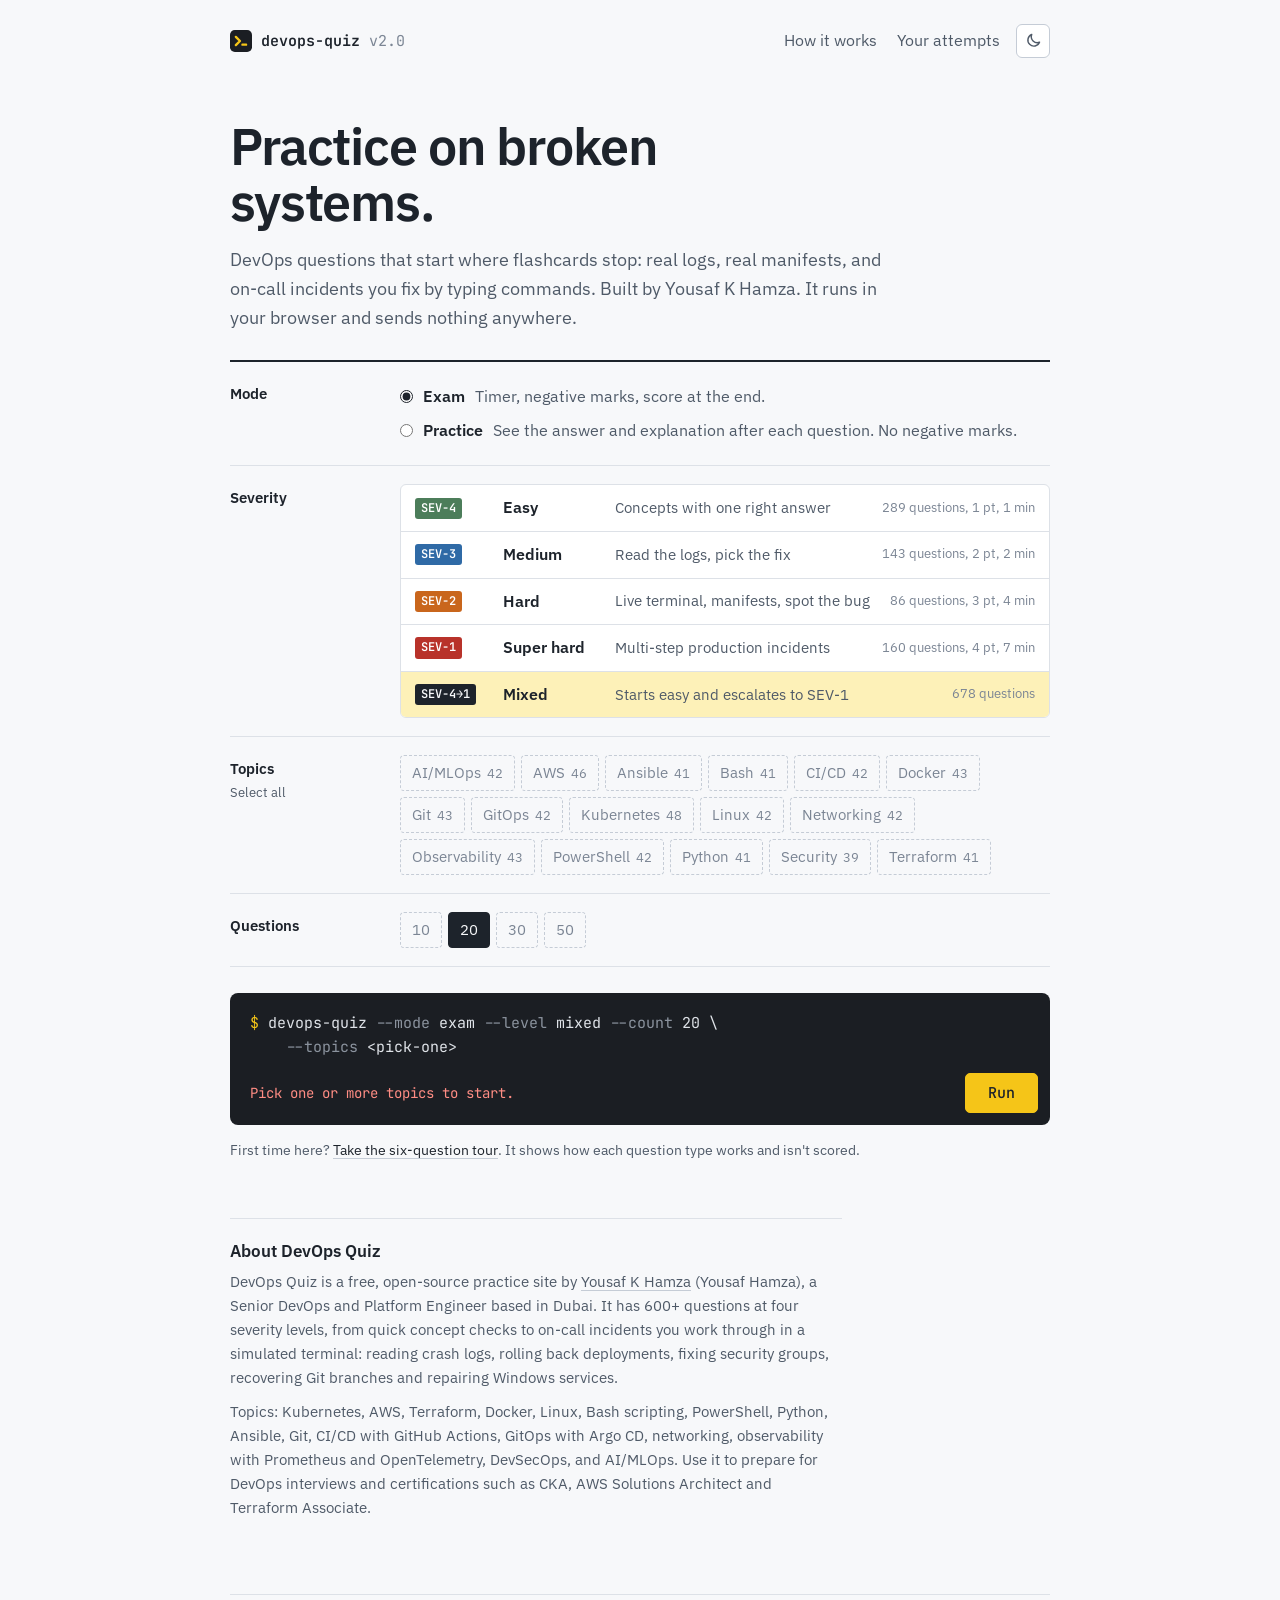
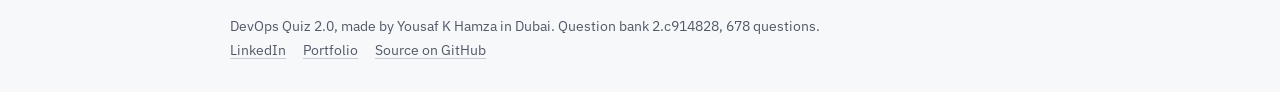
<file: index.html>
<!DOCTYPE html>
<html lang="en">
<head>
<meta charset="UTF-8">
<meta name="viewport" content="width=device-width, initial-scale=1.0">
<title>DevOps Quiz by Yousaf K Hamza | Kubernetes, AWS, Linux practice</title>
<meta name="description" content="DevOps Quiz (devops-quiz) by Yousaf K Hamza: 600+ free practice questions and live terminal labs for Kubernetes, AWS, Terraform, Linux, PowerShell and more.">
<link rel="canonical" href="https://yousafkhamza.github.io/devops-quiz/">
<meta name="author" content="Yousaf K Hamza">
<meta name="robots" content="index, follow, max-image-preview:large">
<meta name="keywords" content="devops quiz, devops-quiz, yousaf k hamza, yousaf hamza, devops practice questions, kubernetes quiz, aws quiz, terraform quiz, linux quiz, powershell quiz, devops interview questions">
<!-- Google Search Console: paste your verification tag here, e.g.
<meta name="google-site-verification" content="YOUR-TOKEN"> -->
<script type="application/ld+json">
{
 "@context": "https://schema.org",
 "@graph": [
  {
   "@type": "WebSite",
   "@id": "https://yousafkhamza.github.io/devops-quiz/#website",
   "url": "https://yousafkhamza.github.io/devops-quiz/",
   "name": "DevOps Quiz",
   "alternateName": [
    "devops-quiz",
    "DevOps Quiz by Yousaf K Hamza",
    "DevOps Quiz by Yousaf Hamza"
   ],
   "inLanguage": "en",
   "author": {
    "@id": "https://yousafkhamza.github.io/devops-quiz/#author"
   },
   "publisher": {
    "@id": "https://yousafkhamza.github.io/devops-quiz/#author"
   }
  },
  {
   "@type": [
    "WebApplication",
    "LearningResource"
   ],
   "@id": "https://yousafkhamza.github.io/devops-quiz/#app",
   "name": "DevOps Quiz 2.0",
   "url": "https://yousafkhamza.github.io/devops-quiz/",
   "image": "https://yousafkhamza.github.io/devops-quiz/assets/img/preview.png",
   "description": "Free DevOps practice: 600+ questions from quick concepts to multi-step production incidents you solve by typing commands in a simulated terminal.",
   "applicationCategory": "EducationalApplication",
   "operatingSystem": "Any (runs in the browser)",
   "isAccessibleForFree": true,
   "learningResourceType": "Quiz",
   "educationalLevel": [
    "Beginner",
    "Intermediate",
    "Advanced"
   ],
   "teaches": [
    "Kubernetes",
    "AWS",
    "Terraform",
    "Docker",
    "Linux",
    "Bash",
    "PowerShell",
    "Python",
    "Ansible",
    "Git",
    "CI/CD",
    "GitOps",
    "Networking",
    "Observability",
    "DevSecOps",
    "MLOps"
   ],
   "offers": {
    "@type": "Offer",
    "price": "0",
    "priceCurrency": "USD"
   },
   "author": {
    "@id": "https://yousafkhamza.github.io/devops-quiz/#author"
   },
   "codeRepository": "https://github.com/yousafkhamza/devops-quiz"
  },
  {
   "@type": "Person",
   "@id": "https://yousafkhamza.github.io/devops-quiz/#author",
   "name": "Yousaf K Hamza",
   "alternateName": [
    "Yousaf Hamza",
    "Yousaf",
    "yousafkhamza"
   ],
   "jobTitle": "Senior DevOps / Platform Engineer",
   "address": {
    "@type": "PostalAddress",
    "addressLocality": "Dubai",
    "addressCountry": "AE"
   },
   "url": "https://yousafkhamza.github.io/",
   "sameAs": [
    "https://www.linkedin.com/in/yousafkhamza/",
    "https://github.com/yousafkhamza",
    "https://yousafkhamza.github.io/"
   ],
   "knowsAbout": [
    "DevOps",
    "Kubernetes",
    "AWS",
    "Terraform",
    "Platform Engineering",
    "DevSecOps"
   ]
  }
 ]
}
</script>
<meta name="theme-color" content="#f7f8fa">
<meta property="og:site_name" content="DevOps Quiz by Yousaf K Hamza">
<meta property="og:image:width" content="1200">
<meta property="og:image:height" content="630">
<meta name="twitter:title" content="DevOps Quiz 2.0 by Yousaf K Hamza — practice on broken systems">
<meta name="twitter:description" content="600+ DevOps questions, from quick concepts to on-call incidents you fix by typing real commands.">
<meta name="twitter:image" content="https://yousafkhamza.github.io/devops-quiz/assets/img/preview.png">

<!-- Absolute URLs: update if the repo is renamed again -->
<meta property="og:title" content="DevOps Quiz 2.0 by Yousaf K Hamza — practice on broken systems">
<meta property="og:description" content="600+ DevOps questions, from quick concepts to on-call incidents you fix by typing real commands. Kubernetes, AWS, Terraform, Linux, PowerShell and more.">
<meta property="og:type" content="website">
<meta property="og:url" content="https://yousafkhamza.github.io/devops-quiz/">
<meta property="og:image" content="https://yousafkhamza.github.io/devops-quiz/assets/img/preview.png">
<meta property="og:image:alt" content="DevOps Quiz 2.0: Practice on broken systems, with a live terminal rolling back a crashing Kubernetes deployment">
<meta name="twitter:card" content="summary_large_image">

<link rel="icon" href="assets/img/favicon.svg" type="image/svg+xml">
<link rel="icon" href="assets/img/favicon-32x32.png" sizes="32x32" type="image/png">
<link rel="icon" href="assets/img/favicon.ico" sizes="any">
<link rel="apple-touch-icon" href="assets/img/apple-touch-icon.png">
<link rel="manifest" href="assets/img/site.webmanifest">
<link rel="preconnect" href="https://fonts.googleapis.com">
<link rel="preconnect" href="https://fonts.gstatic.com" crossorigin>
<link rel="stylesheet" href="https://fonts.googleapis.com/css2?family=IBM+Plex+Sans:ital,wght@0,400;0,500;0,600;1,400&family=JetBrains+Mono:wght@400;600&display=swap">
<script>try{if(JSON.parse(localStorage.getItem("dq2:theme"))==="dark")document.documentElement.dataset.theme="dark"}catch(e){}</script>
<link rel="stylesheet" href="assets/css/app.css">
</head>
<body>

<header class="topbar">
  <a class="brand" id="brandHome" href="#" title="Home"><img src="assets/img/favicon.svg" alt="" width="22" height="22"> devops-quiz <span class="ver">v2.0</span></a>
  <nav class="topnav">
    <button class="link" data-go="demo">How it works</button>
    <button class="link" data-go="history">Your attempts</button>
    <button type="button" class="theme-btn" id="themeBtn" aria-label="Switch to dark mode" title="Dark mode">
      <svg class="moon" viewBox="0 0 24 24" fill="none" stroke="currentColor" stroke-width="2" stroke-linecap="round" stroke-linejoin="round" aria-hidden="true"><path d="M20.5 14.5A8.5 8.5 0 0 1 9.5 3.5a8.5 8.5 0 1 0 11 11z"/></svg>
      <svg class="sun" viewBox="0 0 24 24" fill="none" stroke="currentColor" stroke-width="2" stroke-linecap="round" aria-hidden="true"><circle cx="12" cy="12" r="4"/><path d="M12 2v2M12 20v2M4.9 4.9l1.4 1.4M17.7 17.7l1.4 1.4M2 12h2M20 12h2M4.9 19.1l1.4-1.4M17.7 6.3l1.4-1.4"/></svg>
    </button>
  </nav>
</header>

<main id="app">
  <noscript><p class="loading">DevOps Quiz needs JavaScript to run the questions and the terminal. Turn it on and reload.</p></noscript>

  <!-- HOME -->
  <section id="screen-home" class="screen">
    <div class="hero">
      <h1>Practice on broken systems.</h1>
      <p class="lead">DevOps questions that start where flashcards stop: real logs, real manifests, and on-call incidents you fix by typing commands. Built by Yousaf K Hamza. It runs in your browser and sends nothing anywhere.</p>
    </div>

    <form class="setup" id="setupForm" onsubmit="return false">
      <div class="row">
        <div class="row-label">Mode</div>
        <div class="row-body" id="modeChips">
          <label class="radio"><input type="radio" name="mode" value="exam" checked><span><b>Exam</b> Timer, negative marks, score at the end.</span></label>
          <label class="radio"><input type="radio" name="mode" value="practice"><span><b>Practice</b> See the answer and explanation after each question. No negative marks.</span></label>
        </div>
      </div>
      <div class="row">
        <div class="row-label">Severity</div>
        <div class="row-body"><div class="sev-list" id="levelChips"></div></div>
      </div>
      <div class="row">
        <div class="row-label">Topics <button type="button" class="link small" id="topicsAll">Select all</button></div>
        <div class="row-body"><div class="chips" id="topicChips"></div></div>
      </div>
      <div class="row">
        <div class="row-label">Questions</div>
        <div class="row-body"><div class="chips" id="countChips"></div></div>
      </div>
    </form>

    <div class="cmd" aria-live="polite">
      <pre id="cmdLine"></pre>
      <div class="cmd-foot">
        <span id="poolInfo"></span>
        <button class="btn primary" id="btnContinue">Run</button>
      </div>
    </div>
    <dialog class="short" id="shortDlg" aria-labelledby="shortTitle">
      <form method="dialog">
        <h3 id="shortTitle"></h3>
        <p id="shortText"></p>
        <div class="short-opts" id="shortOpts"></div>
        <button class="btn ghost" value="cancel">Change my picks</button>
      </form>
    </dialog>
    <p class="muted small first-time">First time here? <button class="link inline" data-go="demo">Take the six-question tour</button>. It shows how each question type works and isn't scored.</p>

    <section class="about" aria-labelledby="aboutTitle">
      <h2 id="aboutTitle">About DevOps Quiz</h2>
      <p>DevOps Quiz is a free, open-source practice site by <a href="https://www.linkedin.com/in/yousafkhamza/" rel="author">Yousaf K Hamza</a> (Yousaf Hamza), a Senior DevOps and Platform Engineer based in Dubai. It has 600+ questions at four severity levels, from quick concept checks to on-call incidents you work through in a simulated terminal: reading crash logs, rolling back deployments, fixing security groups, recovering Git branches and repairing Windows services.</p>
      <p>Topics: Kubernetes, AWS, Terraform, Docker, Linux, Bash scripting, PowerShell, Python, Ansible, Git, CI/CD with GitHub Actions, GitOps with Argo CD, networking, observability with Prometheus and OpenTelemetry, DevSecOps, and AI/MLOps. Use it to prepare for DevOps interviews and certifications such as CKA, AWS Solutions Architect and Terraform Associate.</p>
    </section>
  </section>

  <!-- RULES -->
  <section id="screen-rules" class="screen hidden">
    <div class="card narrow">
      <h2>Before you start</h2>
      <p class="muted" id="rulesIntro"></p>
      <div id="rulesSummary" class="rules-summary"></div>
      <ul class="rules" id="rulesList"></ul>
      <div class="cta-row">
        <button class="btn ghost" data-go="home">Back</button>
        <button class="btn primary" id="btnStart">I agree &amp; start</button>
      </div>
    </div>
  </section>

  <!-- QUIZ -->
  <section id="screen-quiz" class="screen hidden">
    <div class="qbar">
      <div class="qbar-left">
        <span id="qCounter" class="mono">1 / 10</span>
        <span id="qLevel" class="badge"></span>
        <span id="qType" class="badge"></span>
        <span id="qCat" class="muted"></span>
      </div>
      <div class="qbar-right">
        <span id="qPoints" class="muted small"></span>
        <span id="timer" class="timer mono">0:00</span>
      </div>
    </div>
    <div class="progress"><div id="progressFill"></div></div>

    <div id="banner" class="banner hidden"></div>

    <article class="qcard">
      <h2 id="qTitle" class="qtitle"></h2>
      <div id="qScenario" class="scenario"></div>
      <div id="qContext"></div>
      <div id="qQuestion" class="question"></div>
      <div id="qBody"></div>
      <div id="qFeedback" class="feedback hidden"></div>
    </article>

    <div class="actions">
      <button class="btn danger ghost" id="btnExit">Exit</button>
      <div class="spacer"></div>
      <button class="btn ghost" id="btnSkip">Skip question</button>
      <button class="btn primary" id="btnNext">Next</button>
    </div>
    <p class="kbd-hint muted small" id="kbdHint"></p>
  </section>

  <!-- RESULT -->
  <section id="screen-result" class="screen hidden">
    <div id="resultBody"></div>
  </section>

  <!-- HISTORY -->
  <section id="screen-history" class="screen hidden">
    <div class="card narrow">
      <h2>Your attempts</h2>
      <p class="muted small">Saved in this browser only.</p>
      <div id="historyBody"></div>
      <div class="cta-row"><button class="btn ghost" data-go="home">Back</button><button class="btn danger ghost" id="btnClearHistory">Clear history</button></div>
    </div>
  </section>

  <!-- THANK YOU -->
  <section id="screen-thanks" class="screen hidden">
    <div class="card narrow center">
      <h2>Thank you!</h2>
      <p id="thanksMsg">You have exited the quiz. No score was recorded.</p>
      <button class="btn primary" data-go="home">Back to home</button>
    </div>
  </section>

  <div id="loading" class="loading hidden">Loading questions…</div>
</main>

<footer class="footer">
  <p>DevOps Quiz 2.0, made by Yousaf K Hamza in Dubai. <span class="muted" id="bankVersion"></span></p>
  <p><a href="https://www.linkedin.com/in/yousafkhamza/" target="_blank" rel="noopener">LinkedIn</a>
     <a href="https://yousafkhamza.github.io" target="_blank" rel="noopener">Portfolio</a>
     <a href="https://github.com/yousafkhamza/devops-quiz" target="_blank" rel="noopener">Source on GitHub</a></p>
</footer>

<audio id="warningSound" preload="auto" src="assets/beep.mp3"></audio>
<dialog class="short sharebox" id="shareDlg" aria-labelledby="shareTitle">
  <form method="dialog">
    <h3 id="shareTitle">Post your result on LinkedIn</h3>
    <img id="shareImg" alt="Your result card" width="1200" height="1200">
    <p class="share-lead">Two quick steps. LinkedIn doesn't let websites attach images, so you add the image yourself.</p>
    <ol class="share-steps">
      <li>
        <div class="share-step-row"><button type="button" class="btn" id="shareDownload">Download image</button><span class="share-done" id="shareDlDone" hidden>Saved</span></div>
        <p class="share-hint" id="shareWhere"></p>
      </li>
      <li>
        <div class="share-step-row"><button type="button" class="btn primary" id="shareLinkedIn">Create LinkedIn post</button></div>
        <p class="share-hint" id="shareApp"></p>
      </li>
    </ol>
    <details class="share-edit">
      <summary>See or edit the post text</summary>
      <textarea id="shareText" rows="8" spellcheck="true" aria-label="Post text"></textarea>
    </details>
    <p class="share-note" id="shareNote" role="status"></p>
    <div class="share-actions">
      <button type="button" class="btn ghost" id="shareNative" hidden>Send image and text together</button>
      <button class="btn ghost" value="close">Close</button>
    </div>
  </form>
</dialog>
<script type="module" src="assets/js/main.js"></script>
</body>
</html>
</file>
<file: assets/css/app.css>
/* DevOps Quiz 2.0
   Light ops-console look: slate ink on cool paper, pager-yellow highlighter for what you pick,
   incident severities (SEV-1..4) as the difficulty scale, a dark terminal only where you type. */
:root {
  --paper: #f7f8fa;
  --sheet: #ffffff;
  --ink: #1d232b;
  --ink-2: #4f5a68;
  --ink-3: #7b8594;
  --rule: #dde1e7;
  --rule-2: #c5ccd6;
  --pager: #f5c518;
  --pager-wash: #fdf1b8;
  --ok: #2f7d4f;
  --ok-wash: #e6f2ea;
  --bad: #b8322a;
  --bad-wash: #f8e5e3;
  --part: #9a6a07;
  --part-wash: #fbf0d6;
  --sev1: #b8322a; --sev2: #c9661c; --sev3: #2f6aa6; --sev4: #4c7d5a;
  --term: #1b1e23; --term-2: #23272e; --term-ink: #dfe3e8; --term-dim: #8b939e;
  --code: #eef1f5;
  --sans: "IBM Plex Sans", system-ui, -apple-system, "Segoe UI", sans-serif;
  --mono: "JetBrains Mono", ui-monospace, "Cascadia Code", Menlo, Consolas, monospace;
  --w: 820px;
}

:root[data-theme="dark"] {
  color-scheme: dark;
  --paper: #15181c; --sheet: #1b1f24; --ink: #e4e7eb; --ink-2: #aab2bd; --ink-3: #808a96;
  --rule: #2b3139; --rule-2: #3a424c; --pager-wash: #4a3f12; --code: #20252b;
  --ok: #6cc08b; --ok-wash: #1d3326; --bad: #ef7d73; --bad-wash: #3b1f1d; --part: #e0b04a; --part-wash: #3a2f15;
  --sev1: #ef7d73; --sev2: #f0a160; --sev3: #79aee6; --sev4: #86c39a;
  --term: #0f1114; --term-2: #181b20;
}

* { box-sizing: border-box; }
[hidden] { display: none !important; }
html { -webkit-text-size-adjust: 100%; }
body { margin: 0; background: var(--paper); color: var(--ink); font: 16px/1.6 var(--sans); min-height: 100vh; display: flex; flex-direction: column; }
body.exam { user-select: none; -webkit-user-select: none; }
body.exam input { user-select: text; -webkit-user-select: text; }
main { flex: 1; width: min(var(--w), 92vw); margin: 0 auto; padding: 8px 0 64px; }
.hidden { display: none !important; }
.muted { color: var(--ink-2); }
.small { font-size: 14px; }
.report-score .ok, td.ok { color: var(--ok); } .report-score .bad, td.bad { color: var(--bad); }
a { color: inherit; text-underline-offset: 3px; text-decoration-color: var(--rule-2); }
a:hover { text-decoration-color: currentColor; }
h1, h2, h3, h4 { line-height: 1.25; margin: 0; }
code { font-family: var(--mono); font-size: .86em; background: var(--code); padding: .1em .35em; border-radius: 3px; }
kbd { font-family: var(--mono); font-size: 12px; border: 1px solid var(--rule-2); border-bottom-width: 2px; border-radius: 4px; padding: 0 5px; background: var(--sheet); }
:focus-visible { outline: 3px solid var(--pager); outline-offset: 2px; }
@media (prefers-reduced-motion: reduce) { * { transition: none !important; animation: none !important; } }

/* ---------- header / footer ---------- */
.topbar { width: min(var(--w), 92vw); margin: 0 auto; display: flex; align-items: center; justify-content: space-between; padding: 22px 0 10px; }
.brand { display: inline-flex; align-items: center; gap: 9px; font-family: var(--mono); font-weight: 600; font-size: 15px; text-decoration: none; white-space: nowrap; }
.brand-prompt { color: var(--ink-3); }
.ver { color: var(--ink-3); font-weight: 400; }
.topnav { display: flex; gap: 4px; align-items: center; }
.theme-btn { display: inline-flex; align-items: center; justify-content: center; width: 34px; height: 34px; margin-left: 4px; border: 1px solid var(--rule-2); border-radius: 6px; background: var(--sheet); color: var(--ink-2); cursor: pointer; padding: 0; }
.theme-btn:hover { color: var(--ink); border-color: var(--ink-3); }
.theme-btn:focus-visible { outline: 2px solid var(--pager); outline-offset: 2px; }
.theme-btn svg { width: 17px; height: 17px; }
.theme-btn .sun { display: none; }
[data-theme="dark"] .theme-btn .sun { display: block; }
[data-theme="dark"] .theme-btn .moon { display: none; }
button { font: inherit; color: inherit; }
.link { background: none; border: 0; padding: 6px 8px; cursor: pointer; color: var(--ink-2); border-radius: 4px; white-space: nowrap; }
.link:hover { color: var(--ink); text-decoration: underline; text-underline-offset: 3px; }
.link.small { font-size: 13px; padding: 0; margin-top: 2px; display: block; font-weight: 400; }
.link.inline { padding: 0; color: var(--ink); text-decoration: underline; text-underline-offset: 3px; text-decoration-color: var(--rule-2); white-space: normal; }
@media (max-width: 520px) { .topnav .link { font-size: 14px; padding: 6px 4px; } .ver { display: none; } }
@media (max-width: 420px) { .topnav [data-go="demo"] { display: none; } .theme-btn { width: 32px; height: 32px; } }
.footer { width: min(var(--w), 92vw); margin: 0 auto; border-top: 1px solid var(--rule); padding: 18px 0 28px; font-size: 14px; color: var(--ink-2); }
.footer p { margin: 2px 0; }
.footer a { margin-right: 14px; }

/* ---------- home ---------- */
.hero { padding: 40px 0 28px; }
.hero h1 { font-size: clamp(34px, 5.4vw, 52px); font-weight: 600; letter-spacing: -0.022em; line-height: 1.08; max-width: 14ch; }
.lead { font-size: 18px; color: var(--ink-2); max-width: 60ch; margin: 16px 0 0; }

.setup { border-top: 2px solid var(--ink); }
.row { display: grid; grid-template-columns: 150px minmax(0, 1fr); gap: 20px; padding: 18px 0; border-bottom: 1px solid var(--rule); }
.row-label { font-weight: 600; font-size: 15px; padding-top: 2px; }
@media (max-width: 640px) { .row { grid-template-columns: 1fr; gap: 8px; } }

.radio { display: flex; gap: 10px; align-items: baseline; padding: 4px 0; cursor: pointer; color: var(--ink-2); }
.radio input { accent-color: var(--ink); margin: 0; transform: translateY(1px); }
.radio b { color: var(--ink); font-weight: 600; margin-right: 6px; }

.sev-list { display: flex; flex-direction: column; border: 1px solid var(--rule); border-radius: 6px; background: var(--sheet); overflow: hidden; }
.sev { position: relative; display: grid; grid-template-columns: 76px 100px minmax(0, 1fr) auto; gap: 12px; align-items: center; padding: 10px 14px; cursor: pointer; border-top: 1px solid var(--rule); }
.sev:first-child { border-top: 0; }
.sev input { position: absolute; opacity: 0; pointer-events: none; }
.sev:hover { background: var(--paper); }
.sev.on { background: var(--pager-wash); }
.sev:has(input:focus-visible) { outline: 3px solid var(--pager); outline-offset: -3px; }
.sev-name { font-weight: 600; }
.sev-desc { color: var(--ink-2); font-size: 15px; }
.sev-meta { color: var(--ink-3); font-size: 13px; white-space: nowrap; }
@media (max-width: 640px) { .sev { grid-template-columns: 72px minmax(0, 1fr); row-gap: 0; } .sev-desc, .sev-meta { grid-column: 2; } }

.sev .sev-tag { justify-self: start; }
.sev-tag { display: inline-block; font-family: var(--mono); font-size: 12px; font-weight: 600; padding: 1px 6px; border-radius: 3px; color: #fff; white-space: nowrap; }
.sev-1 { background: var(--sev1); } .sev-2 { background: var(--sev2); } .sev-3 { background: var(--sev3); } .sev-4 { background: var(--sev4); }
.sev-mix { background: var(--ink); color: var(--paper); }
[data-theme="dark"] .sev-tag { color: #15181c; }

.chips { display: flex; flex-wrap: wrap; gap: 6px; }
.chip { background: transparent; border: 1px dashed var(--rule-2); border-radius: 4px; padding: 5px 11px; cursor: pointer; font-size: 15px; color: var(--ink-3); }
.chip:hover { border-color: var(--ink-3); color: var(--ink-2); }
.chip.on { background: var(--sheet); border: 1px solid var(--ink-3); color: var(--ink); }
.chip.on::before { content: "✓"; margin-right: 6px; font-size: 13px; color: var(--ok); }
.chip .n { color: var(--ink-3); font-size: 13px; margin-left: 2px; }
#countChips .chip.on { background: var(--ink); border-color: var(--ink); color: var(--paper); }
#countChips .chip.on::before { content: none; }

.cmd { margin-top: 26px; background: var(--term); color: var(--term-ink); border-radius: 8px; overflow: hidden; }
.cmd pre { margin: 0; padding: 18px 20px 6px; font: 15px/1.6 var(--mono); white-space: pre-wrap; word-break: break-word; }
.cmd .p { color: var(--pager); } .cmd .f { color: var(--term-dim); }
.cmd-foot { display: flex; align-items: center; justify-content: space-between; gap: 12px; padding: 8px 12px 12px 20px; font: 14px var(--mono); color: var(--term-dim); }
.cmd-foot .bad { color: #ff8d84; }
.rules li.bad { color: var(--bad); }
.cmd .btn.primary { background: var(--pager); color: #1d232b; border-color: var(--pager); padding: 9px 22px; }
.cmd .btn.primary:hover { background: #ffd23f; }
.first-time { margin-top: 14px; }
dialog.short { border: 1px solid var(--rule-2); border-radius: 8px; padding: 22px 24px 16px; max-width: 460px; width: calc(100% - 32px); background: var(--sheet); color: var(--ink); box-shadow: 0 18px 50px rgba(20,25,32,.25); }
dialog.short::backdrop { background: rgba(20,25,32,.45); }
dialog.short h3 { margin: 0 0 6px; font-size: 19px; }
dialog.short p { margin: 0 0 14px; color: var(--ink-2); font-size: 15px; }
.short-opts { display: grid; gap: 8px; margin-bottom: 10px; }
.short-opt { text-align: left; display: block; width: 100%; border: 1px solid var(--rule-2); background: var(--sheet); color: var(--ink); border-radius: 6px; padding: 10px 14px; cursor: pointer; font: inherit; }
.short-opt:hover, .short-opt:focus-visible { border-color: var(--ink); background: var(--pager-wash); }
.short-opt b { display: block; font-size: 15px; }
.short-opt span { display: block; font-size: 13.5px; color: var(--ink-2); margin-top: 2px; }
.chips.nudge { animation: nudge .45s; }
@keyframes nudge { 0%,100% { transform: none; } 25% { transform: translateX(-5px); } 75% { transform: translateX(5px); } }
@media (prefers-reduced-motion: reduce) { .chips.nudge { animation: none; } }

/* ---------- buttons ---------- */
.btn { display: inline-flex; align-items: center; gap: 6px; border: 1px solid var(--rule-2); background: var(--sheet); color: var(--ink); border-radius: 5px; padding: 9px 16px; cursor: pointer; font-weight: 500; font-size: 15px; text-decoration: none; }
.btn:hover { border-color: var(--ink-3); }
.btn.primary { background: var(--ink); border-color: var(--ink); color: var(--paper); }
.btn.primary:hover { opacity: .9; }
.btn.ghost { background: transparent; border-color: transparent; color: var(--ink-2); }
.btn.ghost:hover { color: var(--ink); border-color: var(--rule-2); }
.btn.danger { color: var(--bad); }
.btn:disabled { opacity: .45; cursor: not-allowed; }
.cta-row { display: flex; flex-wrap: wrap; gap: 10px; margin: 22px 0; }

/* ---------- plain pages (rules, history, thanks) ---------- */
.card.narrow { max-width: 680px; margin: 28px 0; }
.card h2 { font-size: 28px; font-weight: 600; letter-spacing: -0.015em; margin-bottom: 8px; }
.rules { padding-left: 20px; margin: 18px 0; max-width: 64ch; }
.rules li { margin: 8px 0; }
.rules li.bad { color: var(--bad); }
.wtable, .rtable { width: 100%; border-collapse: collapse; font-size: 15px; margin: 6px 0 4px; }
.wtable th, .rtable th { text-align: left; font-weight: 500; color: var(--ink-3); font-size: 13px; padding: 6px 8px 6px 0; border-bottom: 1px solid var(--rule-2); }
.wtable td, .rtable td { padding: 8px 8px 8px 0; border-bottom: 1px solid var(--rule); vertical-align: middle; }
.num { text-align: right; font-variant-numeric: tabular-nums; }

/* ---------- quiz ---------- */
.qbar { display: flex; justify-content: space-between; align-items: center; gap: 12px; flex-wrap: wrap; padding-top: 14px; }
.qbar-left, .qbar-right { display: flex; gap: 12px; align-items: center; flex-wrap: wrap; }
#qCounter { font-family: var(--mono); font-size: 14px; color: var(--ink-2); }
.qtype { font-size: 14px; font-weight: 500; }
#qCat { font-size: 14px; }
.timer { font-family: var(--mono); font-size: 20px; font-weight: 600; font-variant-numeric: tabular-nums; min-width: 4ch; text-align: right; }
.timer.idle { font-family: var(--sans); font-size: 14px; font-weight: 500; color: var(--ink-3); }
.timer.warning { color: var(--part); }
.timer.danger { color: var(--bad); }
.progress { height: 3px; background: var(--rule); margin: 10px 0 0; }
#progressFill { height: 100%; width: 0; background: var(--ink); transition: width .25s ease-out; }
.banner { background: var(--part-wash); color: var(--part); border-left: 3px solid var(--part); padding: 10px 14px; margin-top: 14px; font-weight: 500; }
.banner.bad { background: var(--bad-wash); color: var(--bad); border-left-color: var(--bad); }

.qcard { padding: 26px 0 0; }
.qtitle { font-size: 26px; font-weight: 600; letter-spacing: -0.015em; margin-bottom: 10px; max-width: 32ch; }
.qtitle:empty { display: none; }
.scenario { font-size: 17px; color: var(--ink); max-width: 68ch; margin: 0 0 16px; }
.scenario:empty { display: none; }
.question { font-weight: 600; font-size: 18px; margin: 18px 0 12px; max-width: 64ch; }
.question:empty { display: none; }
.actions { display: flex; gap: 10px; margin-top: 24px; align-items: center; }
.actions .spacer { flex: 1; }
.kbd-hint { margin-top: 10px; }
@media (max-width: 640px) { .kbd-hint { display: none; } .actions .btn { flex: 1; justify-content: center; } }

/* options: a plain list; your pick gets marked like with a highlighter */
.options { display: flex; flex-direction: column; border-top: 1px solid var(--rule); }
.opt { display: flex; gap: 14px; align-items: baseline; text-align: left; background: none; border: 0; border-bottom: 1px solid var(--rule); padding: 12px 6px; cursor: pointer; font-size: 16px; line-height: 1.5; border-radius: 0; }
.opt:hover { background: var(--sheet); }
.opt .key { font-family: var(--mono); font-size: 13px; color: var(--ink-3); min-width: 18px; flex-shrink: 0; }
.opt.selected > span:last-child { background: linear-gradient(transparent 10%, var(--pager-wash) 10%, var(--pager-wash) 94%, transparent 94%); box-decoration-break: clone; -webkit-box-decoration-break: clone; padding: 0 3px; margin: 0 -3px; }
.opt.selected .key { color: var(--ink); font-weight: 600; }
.opt.is-correct { box-shadow: inset 3px 0 0 var(--ok); background: var(--ok-wash); }
.opt.is-wrong { box-shadow: inset 3px 0 0 var(--bad); background: var(--bad-wash); }
.locked .opt, .locked .codeline, .locked input, .locked .order-item button { pointer-events: none; }

/* context blocks: static evidence on light code paper */
.ctx { margin: 12px 0; }
.ctx-tabs { display: flex; flex-wrap: wrap; }
.ctx-tab { font-family: var(--mono); font-size: 13px; background: none; border: 0; padding: 5px 12px; cursor: pointer; color: var(--ink-2); border-radius: 5px 5px 0 0; }
.ctx-tab.active { background: var(--code); color: var(--ink); }
.code { font: 13.5px/1.6 var(--mono); background: var(--code); border-radius: 0 6px 6px 6px; padding: 12px 0; overflow: auto; max-height: 440px; white-space: pre; }
.code.single { border-radius: 6px; }
.codeline { display: flex; padding-right: 14px; }
.codeline .ln { color: var(--ink-3); min-width: 40px; text-align: right; padding-right: 14px; user-select: none; flex-shrink: 0; }
.codeline .lc { flex: 1; white-space: pre; }
.spot .codeline { cursor: pointer; }
.spot .codeline:hover { background: rgba(127, 140, 160, .14); }
.codeline.sel { background: var(--pager-wash); }
.codeline.sel .ln { color: var(--ink); font-weight: 600; }
.codeline.good { background: var(--ok-wash); box-shadow: inset 3px 0 0 var(--ok); }
.codeline.miss { background: var(--bad-wash); box-shadow: inset 3px 0 0 var(--bad); }
.h-key { color: #2f6aa6; } .h-str { color: #8a5a00; } .h-num { color: #7a3ea0; } .h-com { color: var(--ink-3); font-style: italic; }
.h-kw { color: #a3366b; } .h-prompt { color: var(--ink-3); } .h-cmd { font-weight: 600; }
.h-err { color: var(--bad); } .h-ok { color: var(--ok); } .h-warn { color: var(--part); } .h-add { color: var(--ok); } .h-del { color: var(--bad); }
[data-theme="dark"] .h-key { color: #79aee6; } [data-theme="dark"] .h-str { color: #e0b04a; } [data-theme="dark"] .h-num { color: #c79ae6; } [data-theme="dark"] .h-kw { color: #ef8fbd; }

/* fill blanks */
.fill input { font: inherit; background: var(--sheet); border: 1px dashed var(--ink-3); color: var(--ink); border-radius: 3px; padding: 0 5px; outline: none; }
.fill input:focus { border-style: solid; border-color: var(--ink); background: var(--pager-wash); }
.fill input.good { border: 1px solid var(--ok); background: var(--ok-wash); }
.fill input.bad { border: 1px solid var(--bad); background: var(--bad-wash); }

/* order */
.order-list { list-style: none; padding: 0; margin: 0; border-top: 1px solid var(--rule); }
.order-item { display: flex; align-items: center; gap: 12px; padding: 10px 4px; border-bottom: 1px solid var(--rule); }
.order-item .num { font-family: var(--mono); color: var(--ink-3); min-width: 20px; }
.order-item .txt { flex: 1; }
.order-item button { background: var(--sheet); border: 1px solid var(--rule-2); border-radius: 4px; width: 32px; height: 30px; cursor: pointer; }
.order-item button:hover { border-color: var(--ink); }
.order-item.good { box-shadow: inset 3px 0 0 var(--ok); } .order-item.bad { box-shadow: inset 3px 0 0 var(--bad); }

/* live terminal: the one dark thing on the page, because it's where you act */
.term { background: var(--term); color: var(--term-ink); border-radius: 8px; overflow: hidden; font: 14px/1.55 var(--mono); }
.term-head { padding: 9px 16px; background: var(--term-2); color: var(--term-dim); font-size: 13px; }
.term-tasks { padding: 12px 16px; border-bottom: 1px solid #2e333b; }
.term-task { display: flex; gap: 10px; color: var(--term-dim); margin: 3px 0; }
.term-task code { background: #2b3038; color: var(--term-ink); }
.term-task.cur { color: #fff; } .term-task.cur .ic { color: var(--pager); }
.term-task.done { color: #8fcf9f; } .term-task.fail { color: #ff8d84; }
.term-task .ic { width: 14px; flex-shrink: 0; }
.term-out { padding: 12px 16px; height: 310px; overflow: auto; white-space: pre-wrap; word-break: break-word; cursor: text; }
.term-line { min-height: 1.5em; }
.term .h-prompt { color: var(--pager); } .term .h-cmd { color: #fff; }
.term .h-err { color: #ff8d84; } .term .h-ok { color: #8fcf9f; } .term .h-warn { color: #f0c46a; }
.term-in { display: flex; gap: 8px; align-items: center; }
.term-in .ps { color: var(--pager); white-space: nowrap; }
.term-in input { flex: 1; min-width: 0; background: transparent; border: 0; outline: 0; color: #fff; font: inherit; caret-color: var(--pager); }
.term-foot { display: flex; justify-content: space-between; gap: 10px; flex-wrap: wrap; padding: 7px 16px; border-top: 1px solid #2e333b; color: var(--term-dim); font-size: 12.5px; }
.term-foot b { color: var(--term-ink); font-weight: 600; }
.foot-r { display: flex; gap: 12px; align-items: center; }
.skip-task { background: none; border: 1px solid #3a4049; color: var(--term-ink); border-radius: 4px; padding: 2px 10px; font: 12.5px var(--mono); cursor: pointer; }
.skip-task:hover { border-color: var(--term-dim); }
.skip-task[hidden] { display: none; }
.term-task.skipped { color: var(--term-dim); text-decoration: line-through; text-decoration-color: #4a515b; }
.t-sys { color: var(--term-dim); } .t-hint { color: #f0c46a; } .t-pass { color: #8fcf9f; } .t-fail { color: #ff8d84; }

/* feedback (practice) */
.feedback { margin-top: 20px; padding: 14px 16px; border-left: 3px solid var(--rule-2); background: var(--sheet); }
.feedback.ok { border-left-color: var(--ok); } .feedback.bad { border-left-color: var(--bad); } .feedback.part { border-left-color: var(--part); }
.feedback h4 { font-size: 16px; margin-bottom: 6px; }
.feedback.ok h4 { color: var(--ok); } .feedback.bad h4 { color: var(--bad); } .feedback.part h4 { color: var(--part); }
.solution { font: 13px/1.5 var(--mono); background: var(--code); border-radius: 4px; padding: 6px 10px; margin: 6px 0; white-space: pre-wrap; }
.pill { display: inline-block; font-size: 13px; font-weight: 600; padding: 0 7px; border-radius: 3px; margin-right: 4px; }
.pill.ok { background: var(--ok-wash); color: var(--ok); } .pill.bad { background: var(--bad-wash); color: var(--bad); }
.pill.part { background: var(--part-wash); color: var(--part); } .pill.skip { background: var(--code); color: var(--ink-2); }

/* ---------- result: reads like a short postmortem ---------- */
.report { padding-top: 28px; }
.report-kicker { color: var(--ink-2); margin: 0 0 8px; }
.report-score { font-size: clamp(28px, 4.4vw, 40px); font-weight: 600; letter-spacing: -0.02em; line-height: 1.15; max-width: 22ch; }
.report-score span { font-variant-numeric: tabular-nums; }
.tally { list-style: none; display: flex; flex-wrap: wrap; gap: 8px 28px; padding: 14px 0; margin: 18px 0 0; border-top: 2px solid var(--ink); border-bottom: 1px solid var(--rule); }
.tally b { font-size: 22px; font-weight: 600; margin-right: 4px; font-variant-numeric: tabular-nums; }
.advice { margin: 14px 0 0; font-size: 17px; }
.report-grid { display: grid; grid-template-columns: 1fr 1fr; gap: 36px; margin-top: 12px; }
@media (max-width: 720px) { .report-grid { grid-template-columns: 1fr; gap: 20px; } }
.report h2 { font-size: 18px; font-weight: 600; margin: 18px 0 6px; }
.barcell { width: 34%; }
.bar { display: block; height: 6px; background: var(--rule); border-radius: 3px; overflow: hidden; }
.bar > i { display: block; height: 100%; }
.bar > i.ok { background: var(--ok); } .bar > i.mid { background: var(--part); } .bar > i.low { background: var(--bad); }
.review { margin-top: 26px; }
.ritem { border-bottom: 1px solid var(--rule); }
.ritem:first-of-type { border-top: 1px solid var(--rule); }
.ritem summary { display: grid; grid-template-columns: 32px minmax(0, 1fr) auto 72px; gap: 12px; align-items: baseline; padding: 11px 0; cursor: pointer; list-style: none; }
.ritem summary::-webkit-details-marker { display: none; }
.ritem summary:hover .rq { text-decoration: underline; text-underline-offset: 3px; text-decoration-color: var(--rule-2); }
.rnum { font-family: var(--mono); font-size: 13px; color: var(--ink-3); }
.rq { overflow: hidden; text-overflow: ellipsis; white-space: nowrap; }
.rmeta { font-size: 13px; color: var(--ink-3); white-space: nowrap; }
.rpts { font-family: var(--mono); font-size: 13px; font-weight: 600; text-align: right; }
.rpts.ok { color: var(--ok); } .rpts.bad { color: var(--bad); } .rpts.part { color: var(--part); } .rpts.skip { color: var(--ink-3); }
@media (max-width: 640px) { .ritem summary { grid-template-columns: 28px minmax(0, 1fr) 64px; } .rmeta { display: none; } }
.rbody { padding: 4px 0 18px 44px; max-width: 70ch; }
@media (max-width: 640px) { .rbody { padding-left: 0; } }
.rbody .scenario { font-size: 15px; color: var(--ink-2); }
.yours { color: var(--ink-2); }
.why { margin-top: 10px; padding-left: 12px; border-left: 3px solid var(--rule-2); }
.why h4 { font-size: 14px; margin-bottom: 2px; }
.loading { padding: 60px 0; color: var(--ink-2); }

/* tour coaching note */
.coach { background: var(--pager-wash); padding: 12px 14px; margin-bottom: 14px; font-size: 15px; border-radius: 4px; }
.coach code { background: rgba(255, 255, 255, .6); }
[data-theme="dark"] .coach code { background: rgba(0, 0, 0, .3); }

/* about (home, below the fold) */
.about { margin-top: 56px; padding-top: 22px; border-top: 1px solid var(--rule); max-width: 68ch; color: var(--ink-2); font-size: 15px; }
.about h2 { font-size: 17px; font-weight: 600; color: var(--ink); margin-bottom: 8px; }
.about p { margin: 0 0 10px; }

/* share dialog */
dialog.sharebox { max-width: 560px; max-height: calc(100vh - 32px); overflow: auto; }
.sharebox img { display: block; width: 100%; max-width: 300px; margin-left: auto !important; margin-right: auto !important; height: auto; border: 1px solid var(--rule); border-radius: 6px; margin: 4px 0 14px; background: var(--paper); }
.share-lead { margin: 0 0 6px; font-size: 15px; color: var(--ink-2); }
.share-steps { margin: 0 0 12px; padding-left: 22px; font-size: 15px; }
.share-steps li { margin: 10px 0; }
.share-step-row { display: flex; align-items: center; gap: 10px; flex-wrap: wrap; }
.share-hint { margin: 6px 0 0; font-size: 14px; color: var(--ink-2); }
.share-hint b { color: var(--ink); }
.share-done { color: var(--ok); font-weight: 600; font-size: 14px; }
.share-edit { margin: 0 0 4px; font-size: 14px; }
.share-edit summary { cursor: pointer; color: var(--ink-2); padding: 4px 0; }
.share-edit textarea { margin-top: 6px; }
.sharebox textarea { width: 100%; font: 15px/1.5 var(--sans); color: var(--ink); background: var(--sheet); border: 1px solid var(--rule-2); border-radius: 6px; padding: 10px 12px; resize: vertical; }
.sharebox textarea:focus { outline: 2px solid var(--pager); outline-offset: 1px; }
.share-actions { display: flex; flex-wrap: wrap; gap: 8px; margin: 12px 0 8px; }
.share-note { font-size: 14px; color: var(--ink-2); margin: 4px 0 0; }
.share-note:empty { display: none; }
.share-note.done { color: var(--ok); }
@media (max-width: 520px) { .sharebox img { max-width: 170px; } dialog.sharebox { padding: 18px 18px 14px; } .share-steps { font-size: 14.5px; } }
</file>
